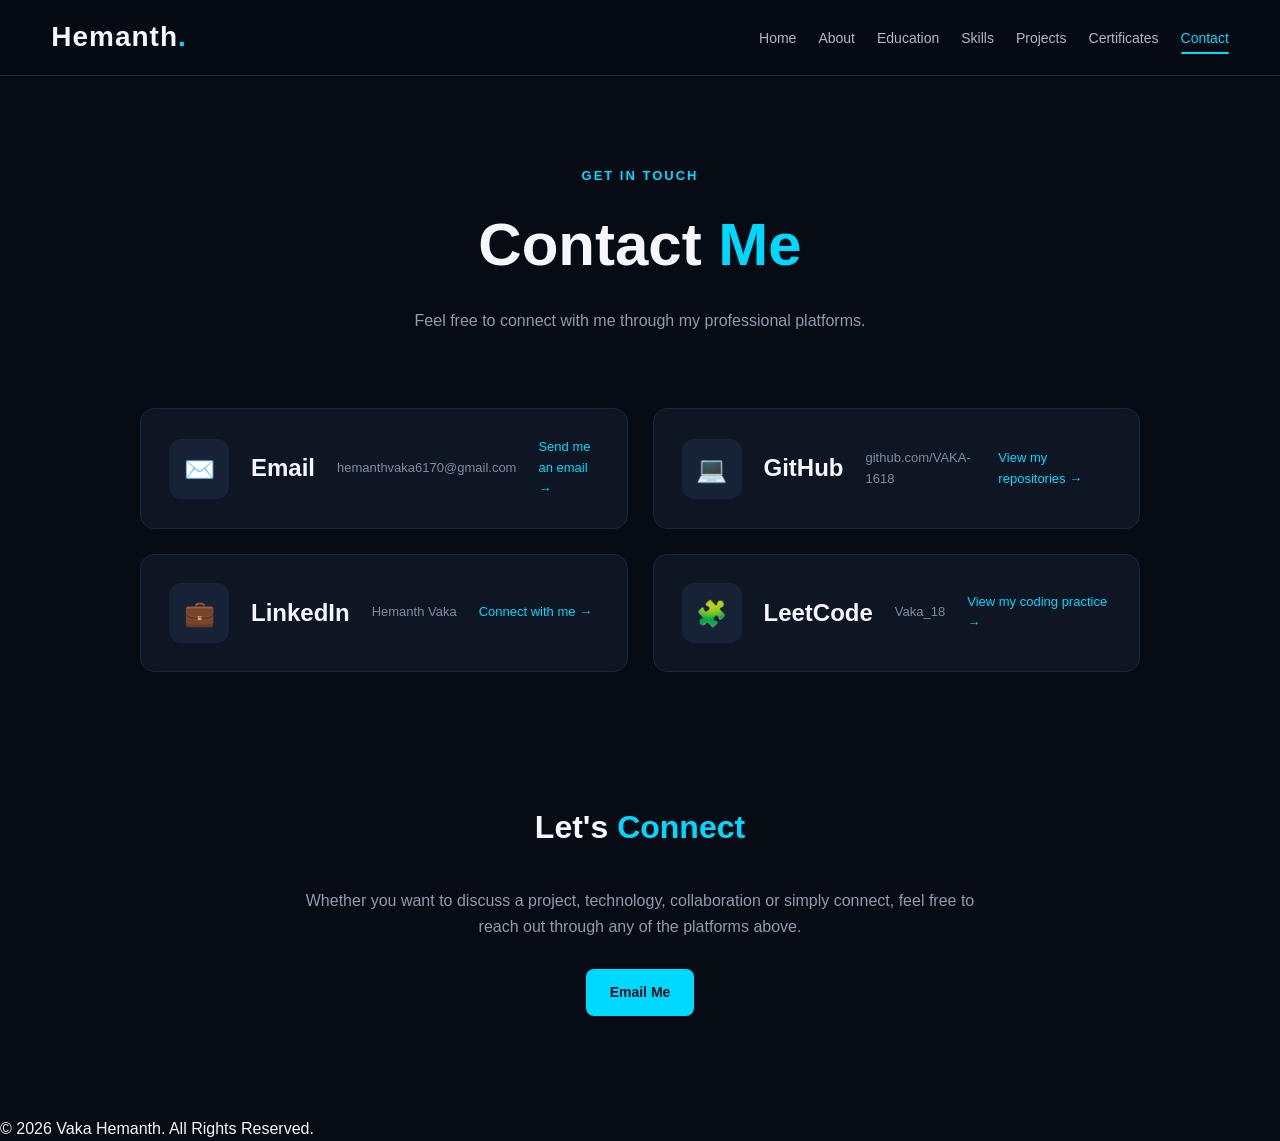
<file: contact.html>
<!DOCTYPE html>
<html lang="en">

<head>
    <meta charset="UTF-8">
    <meta name="viewport" content="width=device-width, initial-scale=1.0">

    <title>Contact | Vaka Hemanth</title>

    <link rel="stylesheet" href="style.css">
</head>

<body>

    <!-- ================= HEADER ================= -->

    <header class="header">

        <nav class="navbar">

            <a href="index.html" class="logo">
                Hemanth<span>.</span>
            </a>

            <ul class="nav-links">

                <li>
                    <a href="index.html">
                        Home
                    </a>
                </li>

                <li>
                    <a href="about.html">
                        About
                    </a>
                </li>

                <li>
                    <a href="educational.html">
                        Education
                    </a>
                </li>

                <li>
                    <a href="skills.html">
                        Skills
                    </a>
                </li>

                <li>
                    <a href="project.html">
                        Projects
                    </a>
                </li>

                <li>
                    <a href="certificates.html">
                        Certificates
                    </a>
                </li>

                <li>
                    <a href="contact.html" class="active">
                        Contact
                    </a>
                </li>

            </ul>

        </nav>

    </header>


    <!-- ================= MAIN ================= -->

    <main>

        <!-- PAGE HEADER -->

        <section class="page-header">

            <p class="small-heading">
                Get In Touch
            </p>

            <h1>
                Contact <span>Me</span>
            </h1>

            <p>
                Feel free to connect with me through my
                professional platforms.
            </p>

        </section>


        <!-- ================= CONTACT ================= -->

        <section class="contact-section">

            <div class="contact-grid">


                <!-- EMAIL -->

                <a
                    href="mailto:hemanthvaka6170@gmail.com"
                    class="contact-card"
                >

                    <div class="contact-icon">
                        ✉️
                    </div>

                    <h2>
                        Email
                    </h2>

                    <p>
                        hemanthvaka6170@gmail.com
                    </p>

                    <span>
                        Send me an email →
                    </span>

                </a>


                <!-- GITHUB -->

                <a
                    href="https://github.com/VAKA-1618"
                    target="_blank"
                    rel="noopener noreferrer"
                    class="contact-card"
                >

                    <div class="contact-icon">
                        💻
                    </div>

                    <h2>
                        GitHub
                    </h2>

                    <p>
                        github.com/VAKA-1618
                    </p>

                    <span>
                        View my repositories →
                    </span>

                </a>


                <!-- LINKEDIN -->

                <a
                    href="https://www.linkedin.com/in/hemanth-vaka-4b7b93282/"
                    target="_blank"
                    rel="noopener noreferrer"
                    class="contact-card"
                >

                    <div class="contact-icon">
                        💼
                    </div>

                    <h2>
                        LinkedIn
                    </h2>

                    <p>
                        Hemanth Vaka
                    </p>

                    <span>
                        Connect with me →
                    </span>

                </a>


                <!-- LEETCODE -->

                <a
                    href="https://leetcode.com/u/Vaka_18/"
                    target="_blank"
                    rel="noopener noreferrer"
                    class="contact-card"
                >

                    <div class="contact-icon">
                        🧩
                    </div>

                    <h2>
                        LeetCode
                    </h2>

                    <p>
                        Vaka_18
                    </p>

                    <span>
                        View my coding practice →
                    </span>

                </a>

            </div>

        </section>


        <!-- ================= CONTACT MESSAGE ================= -->

        <section class="contact-message">

            <h2>
                Let's <span>Connect</span>
            </h2>

            <p>
                Whether you want to discuss a project,
                technology, collaboration or simply connect,
                feel free to reach out through any of the
                platforms above.
            </p>

            <a
                href="mailto:hemanthvaka6170@gmail.com"
                class="btn primary-btn"
            >
                Email Me
            </a>

        </section>

    </main>


    <!-- ================= FOOTER ================= -->

    <footer>

        <p>
            © 2026 Vaka Hemanth. All Rights Reserved.
        </p>

    </footer>

</body>

</html>
</file>
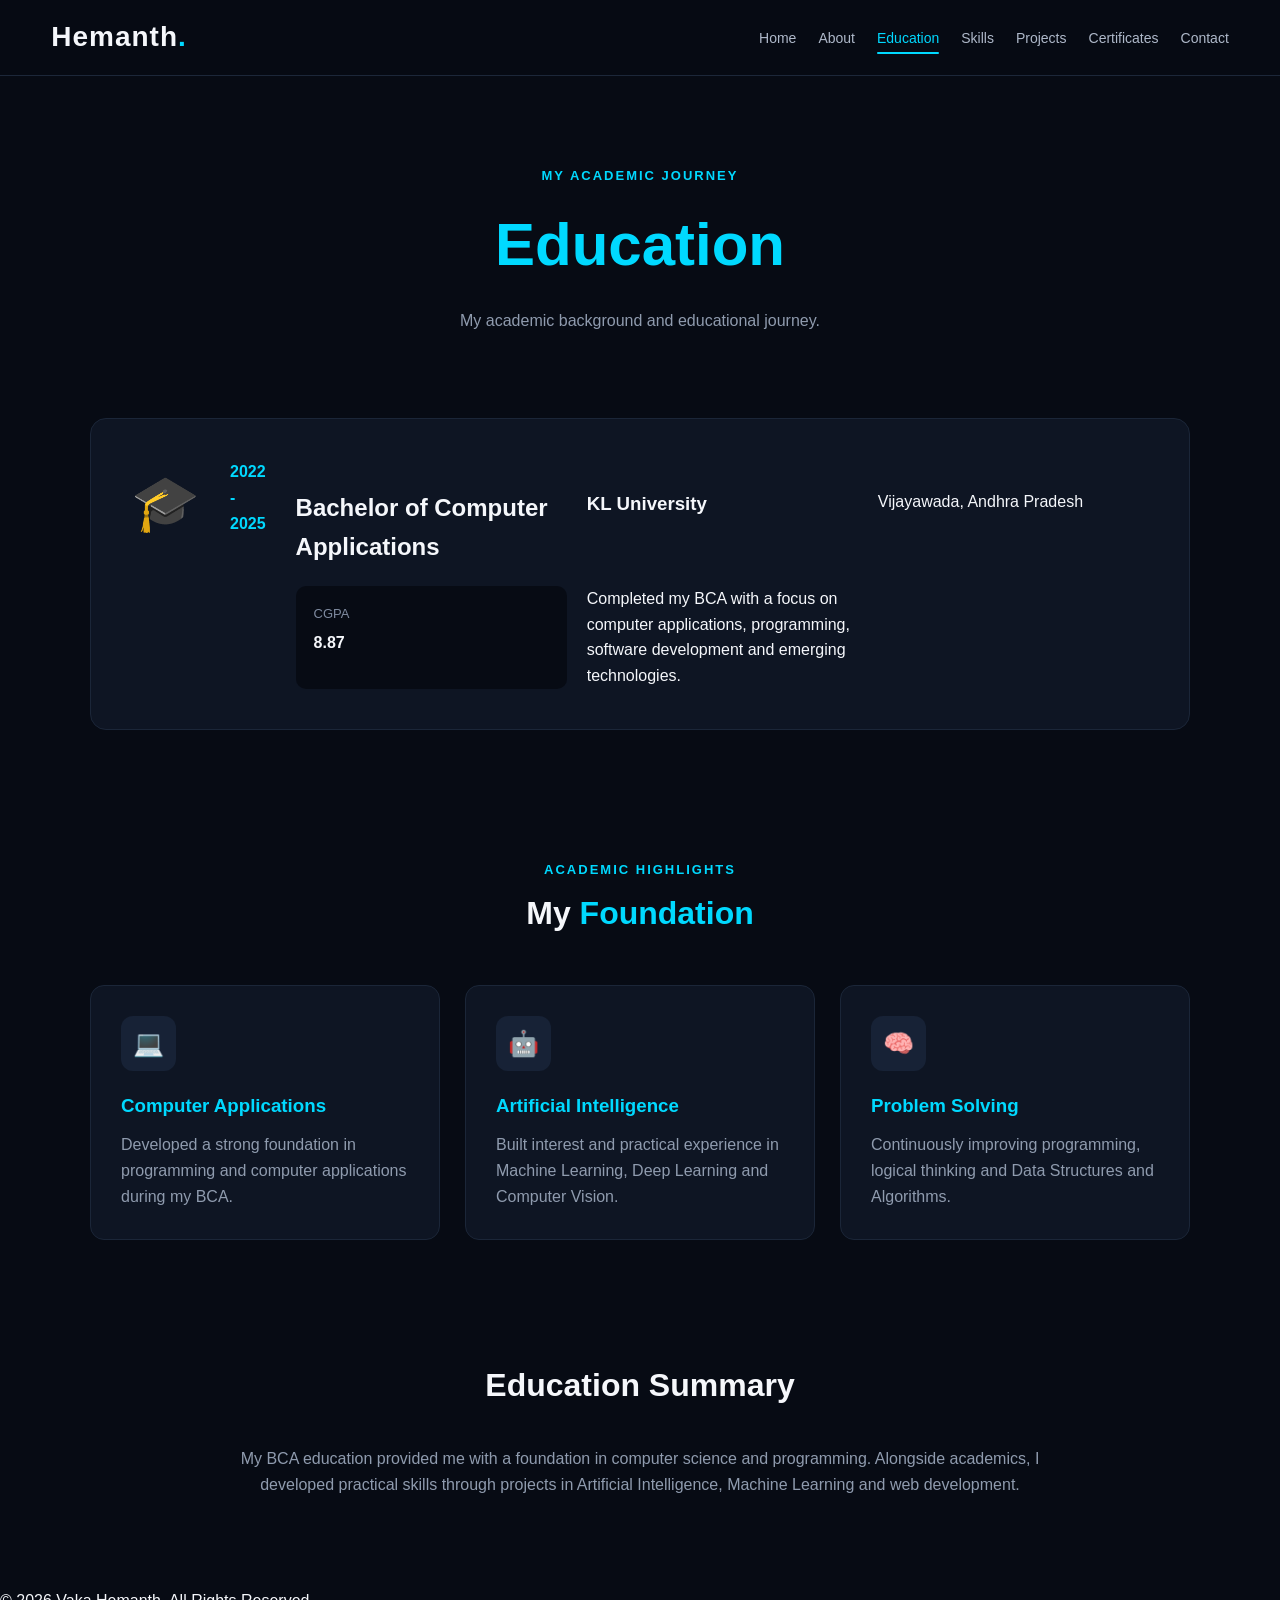
<file: educational.html>
<!DOCTYPE html>
<html lang="en">

<head>
    <meta charset="UTF-8">
    <meta name="viewport" content="width=device-width, initial-scale=1.0">

    <title>Education | Vaka Hemanth</title>

    <link rel="stylesheet" href="style.css">
</head>

<body>

    <!-- ================= HEADER ================= -->

    <header class="header">

        <nav class="navbar">

            <a href="index.html" class="logo">
                Hemanth<span>.</span>
            </a>

            <ul class="nav-links">

                <li>
                    <a href="index.html">
                        Home
                    </a>
                </li>

                <li>
                    <a href="about.html">
                        About
                    </a>
                </li>

                <li>
                    <a href="educational.html" class="active">
                        Education
                    </a>
                </li>

                <li>
                    <a href="skills.html">
                        Skills
                    </a>
                </li>

                <li>
                    <a href="project.html">
                        Projects
                    </a>
                </li>

                <li>
                    <a href="certificates.html">
                        Certificates
                    </a>
                </li>

                <li>
                    <a href="contact.html">
                        Contact
                    </a>
                </li>

            </ul>

        </nav>

    </header>


    <!-- ================= MAIN ================= -->

    <main>

        <!-- PAGE HEADER -->

        <section class="page-header">

            <p class="small-heading">
                My Academic Journey
            </p>

            <h1>
                <span>Education</span>
            </h1>

            <p>
                My academic background and educational journey.
            </p>

        </section>


        <!-- ================= EDUCATION ================= -->

        <section class="education-section">

            <!-- BCA -->

            <div class="education-card">

                <div class="education-icon">
                    🎓
                </div>

                <div class="education-year">
                    2022 - 2025
                </div>

                <div class="education-details">

                    <h2>
                        Bachelor of Computer Applications
                    </h2>

                    <h3>
                        KL University
                    </h3>

                    <p>
                        Vijayawada, Andhra Pradesh
                    </p>

                    <div class="education-result">

                        <span>
                            CGPA
                        </span>

                        <strong>
                            8.87
                        </strong>

                    </div>

                    <p>
                        Completed my BCA with a focus on computer
                        applications, programming, software
                        development and emerging technologies.
                    </p>

                </div>

            </div>

        </section>


        <!-- ================= ACADEMIC HIGHLIGHTS ================= -->

        <section class="academic-section">

            <div class="section-heading">

                <p>
                    Academic Highlights
                </p>

                <h2>
                    My <span>Foundation</span>
                </h2>

            </div>


            <div class="academic-grid">


                <div class="academic-card">

                    <div class="card-icon">
                        💻
                    </div>

                    <h3>
                        Computer Applications
                    </h3>

                    <p>
                        Developed a strong foundation in
                        programming and computer applications
                        during my BCA.
                    </p>

                </div>


                <div class="academic-card">

                    <div class="card-icon">
                        🤖
                    </div>

                    <h3>
                        Artificial Intelligence
                    </h3>

                    <p>
                        Built interest and practical experience
                        in Machine Learning, Deep Learning and
                        Computer Vision.
                    </p>

                </div>


                <div class="academic-card">

                    <div class="card-icon">
                        🧠
                    </div>

                    <h3>
                        Problem Solving
                    </h3>

                    <p>
                        Continuously improving programming,
                        logical thinking and Data Structures
                        and Algorithms.
                    </p>

                </div>

            </div>

        </section>


        <!-- ================= EDUCATION SUMMARY ================= -->

        <section class="education-summary">

            <h2>
                Education Summary
            </h2>

            <p>
                My BCA education provided me with a foundation
                in computer science and programming. Alongside
                academics, I developed practical skills through
                projects in Artificial Intelligence, Machine
                Learning and web development.
            </p>

        </section>

    </main>


    <!-- ================= FOOTER ================= -->

    <footer>

        <p>
            © 2026 Vaka Hemanth. All Rights Reserved.
        </p>

    </footer>

</body>

</html>
</file>
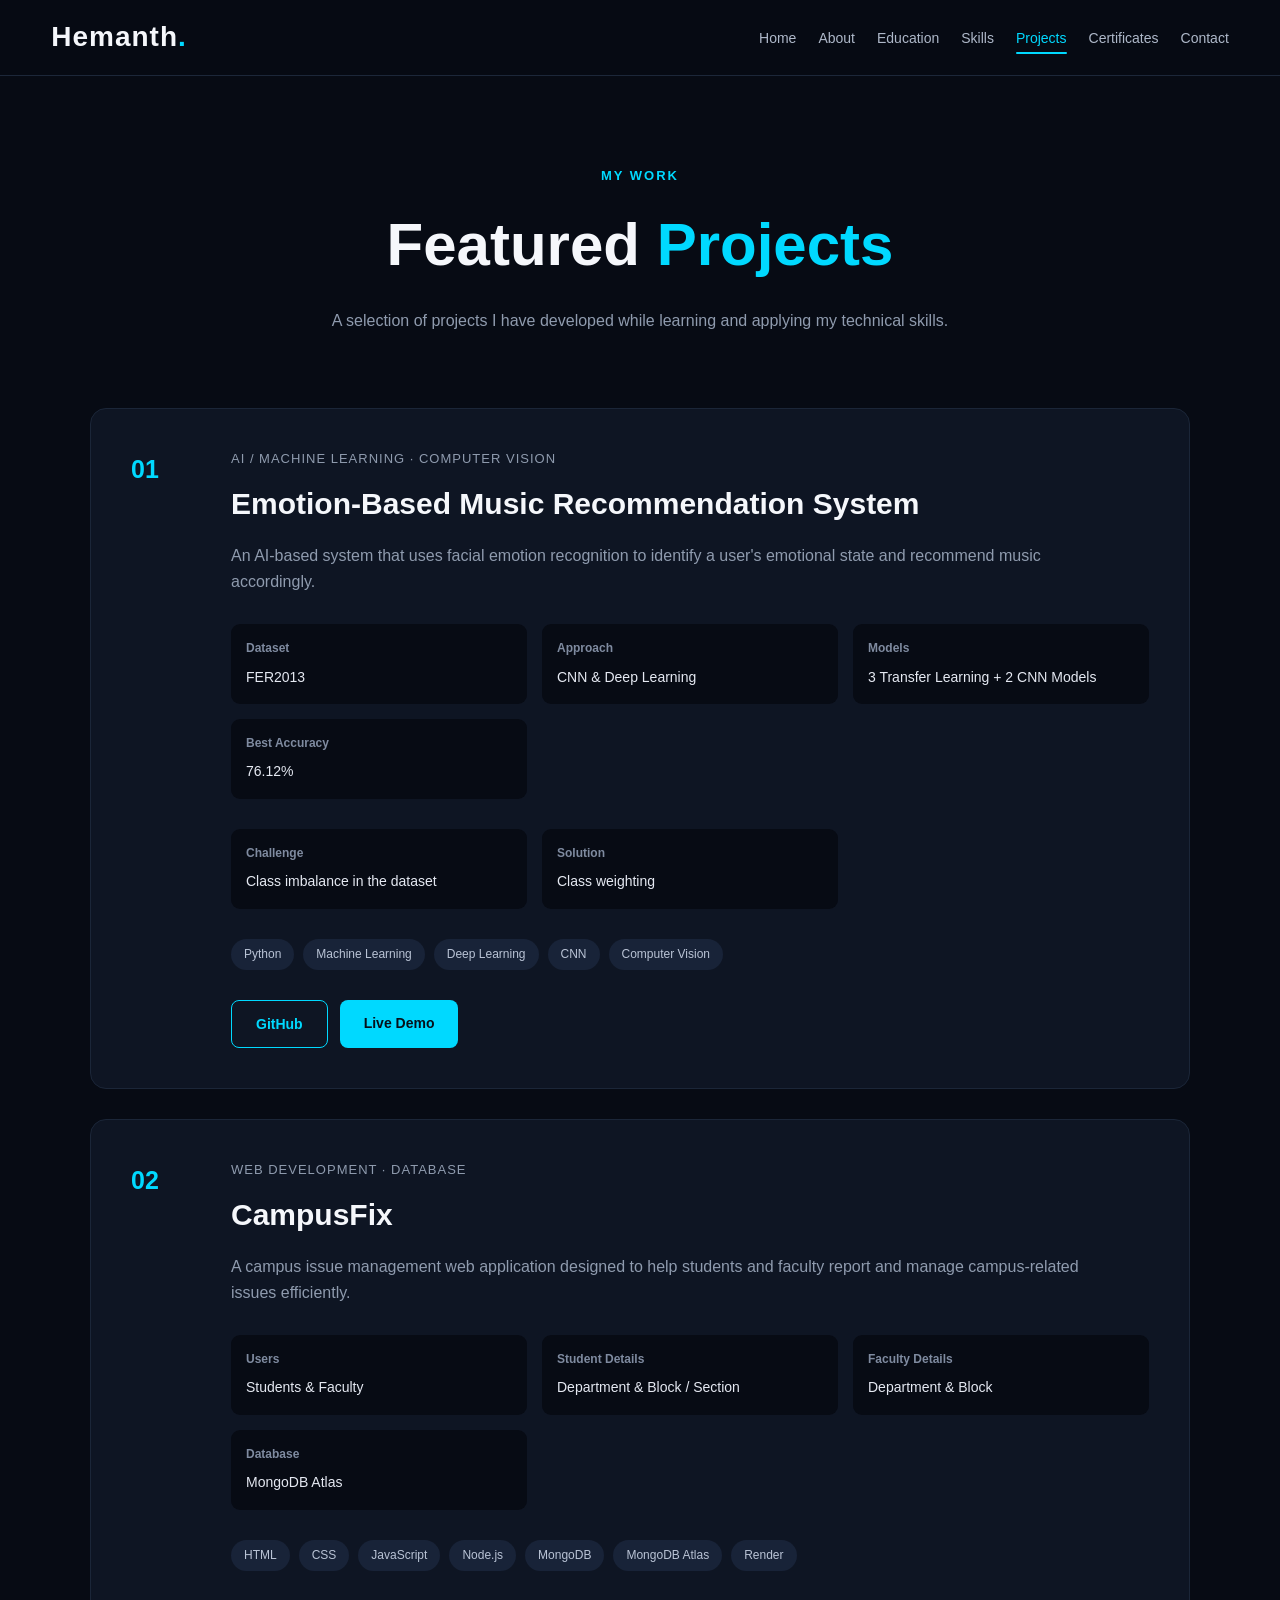
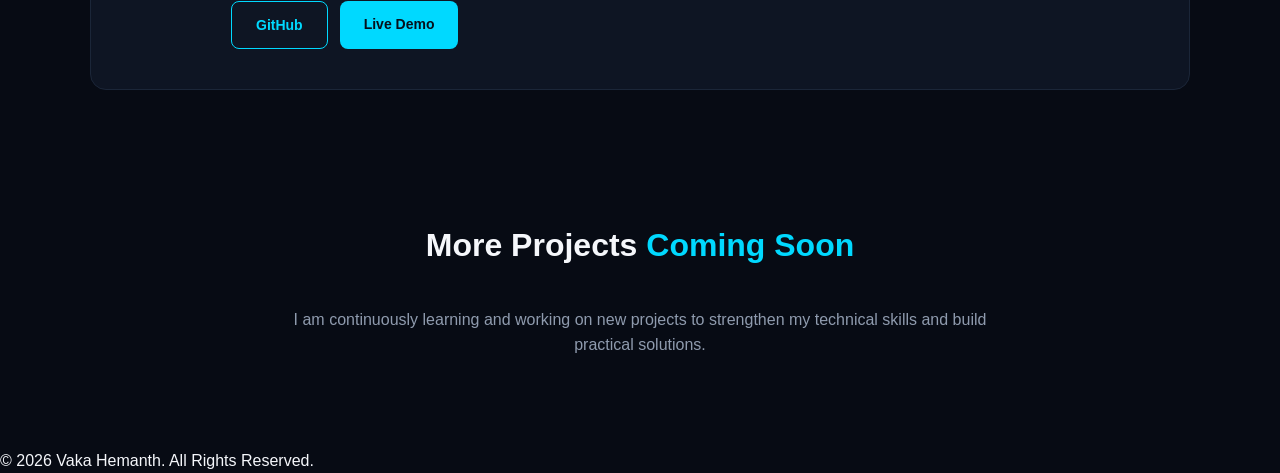
<file: project.html>
<!DOCTYPE html>
<html lang="en">

<head>
    <meta charset="UTF-8">
    <meta name="viewport" content="width=device-width, initial-scale=1.0">

    <title>Projects | Vaka Hemanth</title>

    <link rel="stylesheet" href="style.css">
</head>

<body>

    <!-- ================= HEADER ================= -->

    <header class="header">

        <nav class="navbar">

            <a href="index.html" class="logo">
                Hemanth<span>.</span>
            </a>

            <ul class="nav-links">

                <li>
                    <a href="index.html">
                        Home
                    </a>
                </li>

                <li>
                    <a href="about.html">
                        About
                    </a>
                </li>

                <li>
                    <a href="educational.html">
                        Education
                    </a>
                </li>

                <li>
                    <a href="skills.html">
                        Skills
                    </a>
                </li>

                <li>
                    <a href="project.html" class="active">
                        Projects
                    </a>
                </li>

                <li>
                    <a href="certificates.html">
                        Certificates
                    </a>
                </li>

                <li>
                    <a href="contact.html">
                        Contact
                    </a>
                </li>

            </ul>

        </nav>

    </header>


    <!-- ================= MAIN ================= -->

    <main>

        <!-- PAGE HEADER -->

        <section class="page-header">

            <p class="small-heading">
                My Work
            </p>

            <h1>
                Featured <span>Projects</span>
            </h1>

            <p>
                A selection of projects I have developed while
                learning and applying my technical skills.
            </p>

        </section>


        <!-- ================= PROJECTS ================= -->

        <section class="projects-section">


            <!-- PROJECT 01 -->

            <div class="project-card">

                <div class="project-number">
                    01
                </div>


                <div class="project-content">

                    <p class="project-category">
                        AI / Machine Learning · Computer Vision
                    </p>

                    <h2>
                        Emotion-Based Music Recommendation System
                    </h2>

                    <p>
                        An AI-based system that uses facial emotion
                        recognition to identify a user's emotional
                        state and recommend music accordingly.
                    </p>


                    <!-- PROJECT DETAILS -->

                    <div class="project-details">

                        <div>

                            <strong>
                                Dataset
                            </strong>

                            <span>
                                FER2013
                            </span>

                        </div>


                        <div>

                            <strong>
                                Approach
                            </strong>

                            <span>
                                CNN & Deep Learning
                            </span>

                        </div>


                        <div>

                            <strong>
                                Models
                            </strong>

                            <span>
                                3 Transfer Learning + 2 CNN Models
                            </span>

                        </div>


                        <div>

                            <strong>
                                Best Accuracy
                            </strong>

                            <span>
                                76.12%
                            </span>

                        </div>

                    </div>


                    <!-- CHALLENGE -->

                    <div class="project-details">

                        <div>

                            <strong>
                                Challenge
                            </strong>

                            <span>
                                Class imbalance in the dataset
                            </span>

                        </div>


                        <div>

                            <strong>
                                Solution
                            </strong>

                            <span>
                                Class weighting
                            </span>

                        </div>

                    </div>


                    <!-- TECHNOLOGIES -->

                    <div class="technology-tags">

                        <span>
                            Python
                        </span>

                        <span>
                            Machine Learning
                        </span>

                        <span>
                            Deep Learning
                        </span>

                        <span>
                            CNN
                        </span>

                        <span>
                            Computer Vision
                        </span>

                    </div>


                    <!-- BUTTONS -->

                    <div class="project-buttons">

                        <!-- Replace # with your GitHub project URL -->

                        <a
                            href="#"
                            class="btn secondary-btn"
                        >
                            GitHub
                        </a>

                        <!-- Replace # with your live project URL -->

                        <a
                            href="#"
                            class="btn primary-btn"
                        >
                            Live Demo
                        </a>

                    </div>

                </div>

            </div>


            <!-- PROJECT 02 -->

            <div class="project-card">

                <div class="project-number">
                    02
                </div>


                <div class="project-content">

                    <p class="project-category">
                        Web Development · Database
                    </p>

                    <h2>
                        CampusFix
                    </h2>

                    <p>
                        A campus issue management web application
                        designed to help students and faculty report
                        and manage campus-related issues efficiently.
                    </p>


                    <!-- PROJECT DETAILS -->

                    <div class="project-details">

                        <div>

                            <strong>
                                Users
                            </strong>

                            <span>
                                Students & Faculty
                            </span>

                        </div>


                        <div>

                            <strong>
                                Student Details
                            </strong>

                            <span>
                                Department & Block / Section
                            </span>

                        </div>


                        <div>

                            <strong>
                                Faculty Details
                            </strong>

                            <span>
                                Department & Block
                            </span>

                        </div>


                        <div>

                            <strong>
                                Database
                            </strong>

                            <span>
                                MongoDB Atlas
                            </span>

                        </div>

                    </div>


                    <!-- TECHNOLOGIES -->

                    <div class="technology-tags">

                        <span>
                            HTML
                        </span>

                        <span>
                            CSS
                        </span>

                        <span>
                            JavaScript
                        </span>

                        <span>
                            Node.js
                        </span>

                        <span>
                            MongoDB
                        </span>

                        <span>
                            MongoDB Atlas
                        </span>

                        <span>
                            Render
                        </span>

                    </div>


                    <!-- BUTTONS -->

                    <div class="project-buttons">

                        <!-- Replace # with your GitHub project URL -->

                        <a
                            href="#"
                            class="btn secondary-btn"
                        >
                            GitHub
                        </a>

                        <!-- Replace # with your deployed project URL -->

                        <a
                            href="#"
                            class="btn primary-btn"
                        >
                            Live Demo
                        </a>

                    </div>

                </div>

            </div>

        </section>


        <!-- ================= CLOSING ================= -->

        <section class="project-closing">

            <h2>
                More Projects <span>Coming Soon</span>
            </h2>

            <p>
                I am continuously learning and working on new
                projects to strengthen my technical skills and
                build practical solutions.
            </p>

        </section>

    </main>


    <!-- ================= FOOTER ================= -->

    <footer>

        <p>
            © 2026 Vaka Hemanth. All Rights Reserved.
        </p>

    </footer>

</body>

</html>
</file>
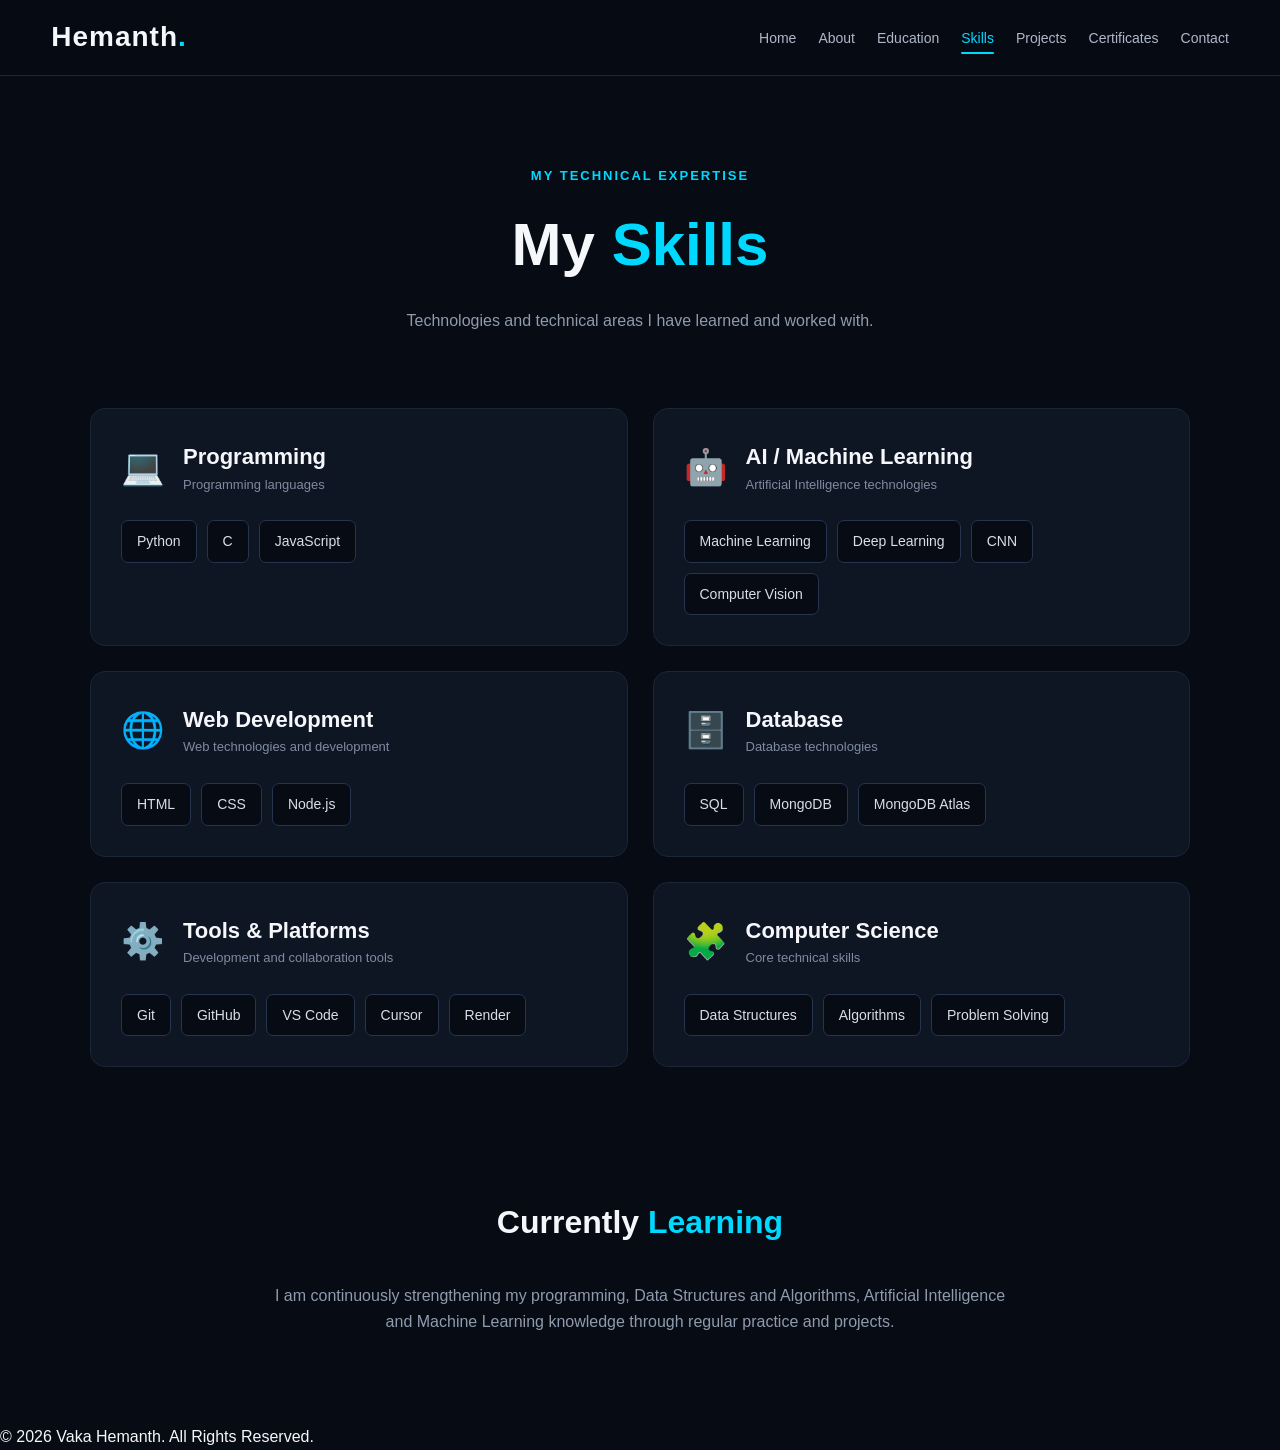
<file: skills.html>
<!DOCTYPE html>
<html lang="en">

<head>
    <meta charset="UTF-8">
    <meta name="viewport" content="width=device-width, initial-scale=1.0">

    <title>Skills | Vaka Hemanth</title>

    <link rel="stylesheet" href="style.css">
</head>

<body>

    <!-- ================= HEADER ================= -->

    <header class="header">

        <nav class="navbar">

            <a href="index.html" class="logo">
                Hemanth<span>.</span>
            </a>

            <ul class="nav-links">

                <li>
                    <a href="index.html">
                        Home
                    </a>
                </li>

                <li>
                    <a href="about.html">
                        About
                    </a>
                </li>

                <li>
                    <a href="educational.html">
                        Education
                    </a>
                </li>

                <li>
                    <a href="skills.html" class="active">
                        Skills
                    </a>
                </li>

                <li>
                    <a href="project.html">
                        Projects
                    </a>
                </li>

                <li>
                    <a href="certificates.html">
                        Certificates
                    </a>
                </li>

                <li>
                    <a href="contact.html">
                        Contact
                    </a>
                </li>

            </ul>

        </nav>

    </header>


    <!-- ================= MAIN ================= -->

    <main>

        <!-- PAGE HEADER -->

        <section class="page-header">

            <p class="small-heading">
                My Technical Expertise
            </p>

            <h1>
                My <span>Skills</span>
            </h1>

            <p>
                Technologies and technical areas I have learned
                and worked with.
            </p>

        </section>


        <!-- ================= SKILLS ================= -->

        <section class="skills-section">


            <!-- PROGRAMMING -->

            <div class="skill-category">

                <div class="skill-category-header">

                    <div class="skill-icon">
                        💻
                    </div>

                    <div>
                        <h2>
                            Programming
                        </h2>

                        <p>
                            Programming languages
                        </p>
                    </div>

                </div>


                <div class="skill-list">

                    <div class="skill-item">
                        Python
                    </div>

                    <div class="skill-item">
                        C
                    </div>

                    <div class="skill-item">
                        JavaScript
                    </div>

                </div>

            </div>


            <!-- AI / ML -->

            <div class="skill-category">

                <div class="skill-category-header">

                    <div class="skill-icon">
                        🤖
                    </div>

                    <div>
                        <h2>
                            AI / Machine Learning
                        </h2>

                        <p>
                            Artificial Intelligence technologies
                        </p>
                    </div>

                </div>


                <div class="skill-list">

                    <div class="skill-item">
                        Machine Learning
                    </div>

                    <div class="skill-item">
                        Deep Learning
                    </div>

                    <div class="skill-item">
                        CNN
                    </div>

                    <div class="skill-item">
                        Computer Vision
                    </div>

                </div>

            </div>


            <!-- WEB DEVELOPMENT -->

            <div class="skill-category">

                <div class="skill-category-header">

                    <div class="skill-icon">
                        🌐
                    </div>

                    <div>
                        <h2>
                            Web Development
                        </h2>

                        <p>
                            Web technologies and development
                        </p>
                    </div>

                </div>


                <div class="skill-list">

                    <div class="skill-item">
                        HTML
                    </div>

                    <div class="skill-item">
                        CSS
                    </div>

                    <div class="skill-item">
                        Node.js
                    </div>

                </div>

            </div>


            <!-- DATABASE -->

            <div class="skill-category">

                <div class="skill-category-header">

                    <div class="skill-icon">
                        🗄️
                    </div>

                    <div>
                        <h2>
                            Database
                        </h2>

                        <p>
                            Database technologies
                        </p>
                    </div>

                </div>


                <div class="skill-list">

                    <div class="skill-item">
                        SQL
                    </div>

                    <div class="skill-item">
                        MongoDB
                    </div>

                    <div class="skill-item">
                        MongoDB Atlas
                    </div>

                </div>

            </div>


            <!-- TOOLS -->

            <div class="skill-category">

                <div class="skill-category-header">

                    <div class="skill-icon">
                        ⚙️
                    </div>

                    <div>
                        <h2>
                            Tools & Platforms
                        </h2>

                        <p>
                            Development and collaboration tools
                        </p>
                    </div>

                </div>


                <div class="skill-list">

                    <div class="skill-item">
                        Git
                    </div>

                    <div class="skill-item">
                        GitHub
                    </div>

                    <div class="skill-item">
                        VS Code
                    </div>

                    <div class="skill-item">
                        Cursor
                    </div>

                    <div class="skill-item">
                        Render
                    </div>

                </div>

            </div>


            <!-- DSA -->

            <div class="skill-category">

                <div class="skill-category-header">

                    <div class="skill-icon">
                        🧩
                    </div>

                    <div>
                        <h2>
                            Computer Science
                        </h2>

                        <p>
                            Core technical skills
                        </p>
                    </div>

                </div>


                <div class="skill-list">

                    <div class="skill-item">
                        Data Structures
                    </div>

                    <div class="skill-item">
                        Algorithms
                    </div>

                    <div class="skill-item">
                        Problem Solving
                    </div>

                </div>

            </div>

        </section>


        <!-- ================= CURRENT LEARNING ================= -->

        <section class="learning-section">

            <h2>
                Currently <span>Learning</span>
            </h2>

            <p>
                I am continuously strengthening my programming,
                Data Structures and Algorithms, Artificial
                Intelligence and Machine Learning knowledge
                through regular practice and projects.
            </p>

        </section>

    </main>


    <!-- ================= FOOTER ================= -->

    <footer>

        <p>
            © 2026 Vaka Hemanth. All Rights Reserved.
        </p>

    </footer>

</body>

</html>
</file>
<file: style.css>
/* =====================================================
   VAKA HEMANTH - PORTFOLIO
   COMMON STYLESHEET
===================================================== */


/* ---------- RESET ---------- */

* {
    margin: 0;
    padding: 0;
    box-sizing: border-box;
}

html {
    scroll-behavior: smooth;
}

body {
    font-family: Arial, Helvetica, sans-serif;
    background: #070b14;
    color: #f5f7fb;
    line-height: 1.6;
}

a {
    text-decoration: none;
    color: inherit;
}

ul {
    list-style: none;
}

img {
    max-width: 100%;
    display: block;
}

span {
    color: #00d9ff;
}


/* ---------- HEADER ---------- */

.header {
    position: sticky;
    top: 0;
    z-index: 1000;

    background: rgba(7, 11, 20, 0.96);

    border-bottom: 1px solid #1c2739;

    backdrop-filter: blur(12px);
}

.navbar {
    width: 92%;
    max-width: 1250px;
    min-height: 75px;

    margin: auto;

    display: flex;
    align-items: center;
    justify-content: space-between;

    gap: 30px;
}


/* ---------- LOGO ---------- */

.logo {
    font-size: 28px;
    font-weight: 700;
    letter-spacing: 1px;
    white-space: nowrap;
}

.logo span {
    color: #00d9ff;
}


/* ---------- NAVIGATION ---------- */

.nav-links {
    display: flex;
    align-items: center;
    justify-content: center;

    gap: 22px;
}

.nav-links a {
    position: relative;

    color: #aeb8c9;

    font-size: 14px;
    font-weight: 500;

    transition: 0.3s ease;
}

.nav-links a:hover {
    color: #00d9ff;
}

.nav-links a.active {
    color: #00d9ff;
}

.nav-links a.active::after {
    content: "";

    position: absolute;

    left: 0;
    bottom: -8px;

    width: 100%;
    height: 2px;

    background: #00d9ff;

    border-radius: 10px;
}


/* ---------- COMMON BUTTON ---------- */

.btn {
    display: inline-block;

    padding: 12px 24px;

    border-radius: 8px;

    font-size: 14px;
    font-weight: 600;

    transition: 0.3s ease;
}

.primary-btn {
    background: #00d9ff;
    color: #06101a;
}

.primary-btn:hover {
    background: #00b9dc;

    transform: translateY(-3px);

    box-shadow: 0 10px 30px rgba(0, 217, 255, 0.2);
}

.secondary-btn {
    background: transparent;

    color: #00d9ff;

    border: 1px solid #00d9ff;
}

.secondary-btn:hover {
    background: #00d9ff;
    color: #06101a;

    transform: translateY(-3px);
}


/* =====================================================
   HOME PAGE
===================================================== */


/* ---------- HERO ---------- */

.hero {
    width: 92%;
    max-width: 1200px;

    min-height: 650px;

    margin: auto;

    padding: 80px 0;

    display: flex;
    align-items: center;
    justify-content: space-between;

    gap: 70px;
}

.hero-content {
    flex: 1;
}

.hero-small-text {
    color: #00d9ff;

    font-size: 15px;
    font-weight: 600;

    letter-spacing: 2px;
    text-transform: uppercase;

    margin-bottom: 10px;
}

.hero h1 {
    font-size: clamp(48px, 7vw, 78px);

    line-height: 1.1;

    margin-bottom: 15px;
}

.hero h1 span {
    color: #00d9ff;
}

.hero h2 {
    color: #c6cfdd;

    font-size: 26px;
    font-weight: 500;

    margin-bottom: 20px;
}

.hero-description {
    max-width: 650px;

    color: #8f9bae;

    font-size: 17px;

    margin-bottom: 32px;
}

.hero-buttons {
    display: flex;

    gap: 14px;

    flex-wrap: wrap;
}


/* ---------- CIRCULAR PROFILE IMAGE ---------- */

.hero-image {
    flex: 0 0 auto;

    display: flex;
    align-items: center;
    justify-content: center;
}

.profile-circle {
    width: 330px;
    height: 330px;

    border-radius: 50%;

    overflow: hidden;

    border: 4px solid #00d9ff;

    background: #111a2b;

    box-shadow:
        0 0 25px rgba(0, 217, 255, 0.25),
        0 0 70px rgba(0, 217, 255, 0.08);
}

.profile-circle img {
    width: 100%;
    height: 100%;

    object-fit: cover;

    border-radius: 50%;
}


/* ---------- HOME SECTIONS ---------- */

.home-section {
    width: 92%;
    max-width: 1200px;

    margin: auto;

    padding: 80px 0;
}

.section-heading {
    text-align: center;

    margin-bottom: 45px;
}

.section-heading p {
    color: #00d9ff;

    font-size: 13px;
    font-weight: 600;

    letter-spacing: 2px;
    text-transform: uppercase;

    margin-bottom: 8px;
}

.section-heading h2 {
    font-size: 38px;
}


/* ---------- QUICK CARDS ---------- */

.quick-grid {
    display: grid;

    grid-template-columns: repeat(3, 1fr);

    gap: 25px;
}

.quick-card {
    background: #0e1523;

    border: 1px solid #1b2638;

    border-radius: 15px;

    padding: 32px;

    transition: 0.3s ease;
}

.quick-card:hover {
    transform: translateY(-7px);

    border-color: #00d9ff;

    box-shadow: 0 15px 35px rgba(0, 217, 255, 0.07);
}

.card-icon {
    width: 55px;
    height: 55px;

    display: flex;
    align-items: center;
    justify-content: center;

    background: #172236;

    border-radius: 12px;

    font-size: 25px;

    margin-bottom: 20px;
}

.quick-card h3 {
    font-size: 21px;

    margin-bottom: 10px;
}

.quick-card p {
    color: #8f9bae;

    font-size: 14px;
}


/* ---------- HOME CTA ---------- */

.home-cta {
    width: 92%;
    max-width: 900px;

    margin: 40px auto 100px;

    padding: 60px 30px;

    text-align: center;

    background: #0e1523;

    border: 1px solid #1b2638;

    border-radius: 18px;
}

.home-cta h2 {
    font-size: 32px;

    margin-bottom: 12px;
}

.home-cta p {
    color: #8f9bae;

    margin-bottom: 25px;
}


/* =====================================================
   COMMON PAGE HEADER
===================================================== */

.page-header {
    width: 92%;
    max-width: 1100px;

    margin: auto;

    text-align: center;

    padding: 90px 0 55px;
}

.page-header .small-heading {
    color: #00d9ff;

    font-size: 13px;
    font-weight: 600;

    letter-spacing: 2px;

    text-transform: uppercase;

    margin-bottom: 10px;
}

.page-header h1 {
    font-size: clamp(40px, 6vw, 60px);

    margin-bottom: 15px;
}

.page-header h1 span {
    color: #00d9ff;
}

.page-header > p:last-child {
    color: #8f9bae;

    max-width: 650px;

    margin: auto;
}


/* =====================================================
   ABOUT PAGE
===================================================== */

.about-section {
    width: 92%;
    max-width: 1100px;

    margin: auto;

    padding: 30px 0 80px;

    display: grid;

    grid-template-columns: 350px 1fr;

    align-items: center;

    gap: 80px;
}

.about-image {
    display: flex;

    justify-content: center;
}

.about-content h2 {
    font-size: 38px;

    margin-bottom: 8px;
}

.about-content h3 {
    color: #00d9ff;

    font-size: 21px;

    margin-bottom: 25px;
}

.about-content p {
    color: #8f9bae;

    margin-bottom: 18px;
}


/* ---------- PERSONAL DETAILS ---------- */

.info-section {
    width: 92%;
    max-width: 1100px;

    margin: auto;

    padding: 60px 0;
}

.info-section h2,
.objective-section h2,
.academic-section h2,
.education-summary h2,
.learning-section h2,
.project-closing h2,
.certificate-closing h2,
.contact-message h2 {
    text-align: center;

    font-size: 32px;

    margin-bottom: 35px;
}

.info-grid {
    display: grid;

    grid-template-columns: repeat(3, 1fr);

    gap: 20px;
}

.info-card {
    background: #0e1523;

    border: 1px solid #1b2638;

    border-radius: 12px;

    padding: 25px;
}

.info-card span {
    display: block;

    color: #7f8ba0;

    font-size: 13px;

    margin-bottom: 7px;
}

.info-card strong {
    color: #f5f7fb;
}


/* ---------- CAREER OBJECTIVE ---------- */

.objective-section {
    width: 92%;
    max-width: 1000px;

    margin: auto;

    padding: 70px 0 90px;
}

.objective-section p {
    max-width: 850px;

    margin: auto;

    text-align: center;

    color: #8f9bae;

    font-size: 17px;
}


/* =====================================================
   EDUCATION PAGE
===================================================== */

.education-section {
    width: 92%;
    max-width: 1100px;

    margin: auto;

    padding: 30px 0 70px;
}

.education-card {
    display: flex;

    gap: 30px;

    background: #0e1523;

    border: 1px solid #1b2638;

    border-radius: 16px;

    padding: 40px;

    transition: 0.3s ease;
}

.education-card:hover {
    border-color: #00d9ff;

    transform: translateY(-5px);
}

.education-icon {
    font-size: 55px;
}

.education-year {
    display: inline-block;

    color: #00d9ff;

    font-weight: 600;

    margin-bottom: 10px;
}

.education-content h2 {
    font-size: 28px;

    margin-bottom: 7px;
}

.education-content h3 {
    color: #00d9ff;

    margin-bottom: 5px;
}

.education-content > p {
    color: #8f9bae;
}


/* ---------- EDUCATION DETAILS ---------- */

.education-details {
    margin-top: 30px;

    display: grid;

    grid-template-columns: repeat(3, 1fr);

    gap: 20px;
}

.education-details div {
    background: #070b14;

    padding: 18px;

    border-radius: 10px;
}

.education-details span {
    display: block;

    color: #7f8ba0;

    font-size: 13px;
}

.education-details strong {
    display: block;

    margin-top: 5px;
}


/* ---------- ACADEMIC FOCUS ---------- */

.academic-section {
    width: 92%;
    max-width: 1100px;

    margin: auto;

    padding: 60px 0;
}

.academic-grid {
    display: grid;

    grid-template-columns: repeat(3, 1fr);

    gap: 25px;
}

.academic-card {
    background: #0e1523;

    border: 1px solid #1b2638;

    border-radius: 14px;

    padding: 30px;
}

.academic-card h3 {
    color: #00d9ff;

    margin-bottom: 12px;
}

.academic-card p {
    color: #8f9bae;
}


/* ---------- EDUCATION SUMMARY ---------- */

.education-summary {
    width: 92%;
    max-width: 1000px;

    margin: auto;

    padding: 60px 0 90px;
}

.education-summary p {
    max-width: 850px;

    margin: auto;

    text-align: center;

    color: #8f9bae;
}


/* =====================================================
   SKILLS PAGE
===================================================== */

.skills-section {
    width: 92%;
    max-width: 1100px;

    margin: auto;

    padding: 20px 0 80px;

    display: grid;

    grid-template-columns: repeat(2, 1fr);

    gap: 25px;
}

.skill-category {
    background: #0e1523;

    border: 1px solid #1b2638;

    border-radius: 15px;

    padding: 30px;

    transition: 0.3s ease;
}

.skill-category:hover {
    border-color: #00d9ff;

    transform: translateY(-5px);
}

.skill-category-header {
    display: flex;

    align-items: center;

    gap: 18px;

    margin-bottom: 25px;
}

.skill-icon {
    font-size: 35px;
}

.skill-category-header h2 {
    font-size: 22px;
}

.skill-category-header p {
    color: #7f8ba0;

    font-size: 13px;
}

.skill-list {
    display: flex;

    flex-wrap: wrap;

    gap: 10px;
}

.skill-item {
    background: #070b14;

    border: 1px solid #26344d;

    padding: 9px 15px;

    border-radius: 7px;

    color: #d8deea;

    font-size: 14px;

    transition: 0.3s ease;
}

.skill-item:hover {
    border-color: #00d9ff;

    color: #00d9ff;
}


/* ---------- LEARNING ---------- */

.learning-section {
    width: 92%;
    max-width: 900px;

    margin: auto;

    padding: 50px 0 90px;
}

.learning-section p {
    max-width: 750px;

    margin: auto;

    text-align: center;

    color: #8f9bae;
}


/* =====================================================
   PROJECT PAGE
===================================================== */

.projects-section {
    width: 92%;
    max-width: 1100px;

    margin: auto;

    padding: 20px 0 70px;

    display: flex;

    flex-direction: column;

    gap: 30px;
}

.project-card {
    display: grid;

    grid-template-columns: 100px 1fr;

    background: #0e1523;

    border: 1px solid #1b2638;

    border-radius: 16px;

    padding: 40px;

    transition: 0.3s ease;
}

.project-card:hover {
    border-color: #00d9ff;

    transform: translateY(-5px);
}

.project-number {
    color: #00d9ff;

    font-size: 25px;

    font-weight: 700;
}

.project-category {
    color: #00d9ff;

    font-size: 13px;

    text-transform: uppercase;

    letter-spacing: 1px;

    margin-bottom: 10px;
}

.project-content h2 {
    font-size: 30px;

    margin-bottom: 15px;
}

.project-content > p {
    color: #8f9bae;

    max-width: 850px;
}


/* ---------- PROJECT DETAILS ---------- */

.project-details {
    margin: 30px 0;

    display: grid;

    grid-template-columns: repeat(3, 1fr);

    gap: 15px;
}

.project-details div {
    background: #070b14;

    border-radius: 9px;

    padding: 15px;
}

.project-details strong {
    display: block;

    color: #7f8ba0;

    font-size: 12px;

    margin-bottom: 5px;
}

.project-details span {
    color: #e5e9f2;

    font-size: 14px;
}


/* ---------- TECHNOLOGY TAGS ---------- */

.technology-tags {
    display: flex;

    flex-wrap: wrap;

    gap: 9px;

    margin-bottom: 30px;
}

.technology-tags span {
    color: #b9c3d5;

    background: #182338;

    border-radius: 20px;

    padding: 6px 13px;

    font-size: 12px;
}


/* ---------- PROJECT BUTTONS ---------- */

.project-buttons {
    display: flex;

    gap: 12px;

    flex-wrap: wrap;
}

.project-closing {
    width: 92%;
    max-width: 900px;

    margin: auto;

    padding: 60px 0 90px;
}

.project-closing p {
    text-align: center;

    max-width: 700px;

    margin: auto;

    color: #8f9bae;
}


/* =====================================================
   CERTIFICATES PAGE
===================================================== */

.certificate-section {
    width: 92%;
    max-width: 1100px;

    margin: auto;

    padding: 20px 0 70px;
}

.section-title {
    text-align: center;

    font-size: 30px;

    margin-bottom: 35px;
}

.certificate-grid {
    display: grid;

    grid-template-columns: repeat(2, 1fr);

    gap: 30px;
}

.certificate-card {
    background: #0e1523;

    border: 1px solid #1b2638;

    border-radius: 15px;

    overflow: hidden;

    transition: 0.3s ease;
}

.certificate-card:hover {
    transform: translateY(-6px);

    border-color: #00d9ff;
}


/* ---------- CERTIFICATE IMAGE ---------- */

.certificate-image {
    width: 100%;

    height: 300px;

    background: #050810;

    display: flex;

    align-items: center;

    justify-content: center;

    padding: 15px;
}

.certificate-image img {
    width: 100%;

    height: 100%;

    object-fit: contain;
}


/* ---------- CERTIFICATE CONTENT ---------- */

.certificate-content {
    padding: 25px;
}

.certificate-type {
    font-size: 12px;

    text-transform: uppercase;

    letter-spacing: 1px;

    color: #00d9ff;
}

.certificate-content h3 {
    font-size: 22px;

    margin: 10px 0 15px;
}

.certificate-content p {
    color: #8f9bae;

    font-size: 14px;

    margin-bottom: 7px;
}

.certificate-content strong {
    color: #dce2ec;
}

.certificate-btn {
    display: inline-block;

    margin-top: 18px;

    border: 1px solid #00d9ff;

    color: #00d9ff;

    padding: 9px 18px;

    border-radius: 7px;

    font-size: 13px;

    font-weight: 600;

    transition: 0.3s ease;
}

.certificate-btn:hover {
    background: #00d9ff;

    color: #06101a;
}


/* ---------- CERTIFICATE CLOSING ---------- */

.certificate-closing {
    width: 92%;
    max-width: 900px;

    margin: auto;

    padding: 50px 0 90px;
}

.certificate-closing p {
    text-align: center;

    color: #8f9bae;

    max-width: 700px;

    margin: auto;
}


/* =====================================================
   CONTACT PAGE
===================================================== */

.contact-section {
    width: 92%;
    max-width: 1000px;

    margin: auto;

    padding: 20px 0 70px;
}

.contact-grid {
    display: grid;

    grid-template-columns: repeat(2, 1fr);

    gap: 25px;
}

.contact-card {
    display: flex;

    align-items: center;

    gap: 22px;

    background: #0e1523;

    border: 1px solid #1b2638;

    border-radius: 14px;

    padding: 28px;

    transition: 0.3s ease;
}

.contact-card:hover {
    border-color: #00d9ff;

    transform: translateY(-5px);
}

.contact-icon {
    width: 60px;

    height: 60px;

    flex-shrink: 0;

    display: flex;

    align-items: center;

    justify-content: center;

    background: #172236;

    border-radius: 12px;

    font-size: 25px;
}

.contact-card span {
    color: #00d9ff;

    font-size: 13px;
}

.contact-card h3 {
    color: #f5f7fb;

    margin: 3px 0;

    font-size: 18px;

    word-break: break-word;
}

.contact-card p {
    color: #7f8ba0;

    font-size: 13px;
}


/* ---------- CONTACT MESSAGE ---------- */

.contact-message {
    width: 92%;
    max-width: 900px;

    margin: auto;

    padding: 60px 0 100px;

    text-align: center;
}

.contact-message p {
    max-width: 700px;

    margin: 0 auto 30px;

    color: #8f9bae;
}


/* =====================================================
   RESPONSIVE DESIGN
===================================================== */

@media (max-width: 1050px) {

    .navbar {
        flex-direction: column;

        padding: 20px 0;
    }

    .nav-links {
        flex-wrap: wrap;

        gap: 14px;
    }

    .hero {
        flex-direction: column-reverse;

        text-align: center;

        padding-top: 60px;
    }

    .hero-description {
        margin-left: auto;

        margin-right: auto;
    }

    .hero-buttons {
        justify-content: center;
    }

    .quick-grid,
    .academic-grid,
    .info-grid {
        grid-template-columns: 1fr;
    }

    .about-section {
        grid-template-columns: 1fr;

        text-align: center;
    }

    .about-image {
        order: -1;
    }

    .skills-section,
    .certificate-grid,
    .contact-grid {
        grid-template-columns: 1fr;
    }

    .education-details,
    .project-details {
        grid-template-columns: 1fr;
    }

    .project-card {
        grid-template-columns: 1fr;

        gap: 15px;
    }
}


/* =====================================================
   MOBILE
===================================================== */

@media (max-width: 600px) {

    .navbar {
        width: 94%;
    }

    .nav-links {
        gap: 9px;
    }

    .nav-links a {
        font-size: 12px;
    }

    .hero {
        width: 94%;

        min-height: auto;

        padding: 50px 0;
    }

    .profile-circle {
        width: 240px;

        height: 240px;
    }

    .hero h1 {
        font-size: 43px;
    }

    .hero h2 {
        font-size: 21px;
    }

    .hero-description {
        font-size: 15px;
    }

    .page-header {
        padding: 60px 0 40px;
    }

    .page-header h1 {
        font-size: 38px;
    }

    .about-content h2 {
        font-size: 30px;
    }

    .education-card,
    .project-card,
    .skill-category,
    .contact-card {
        padding: 25px;
    }

    .project-content h2 {
        font-size: 24px;
    }

    .certificate-image {
        height: 230px;
    }

    .btn {
        padding: 10px 18px;
    }
}
</file>
